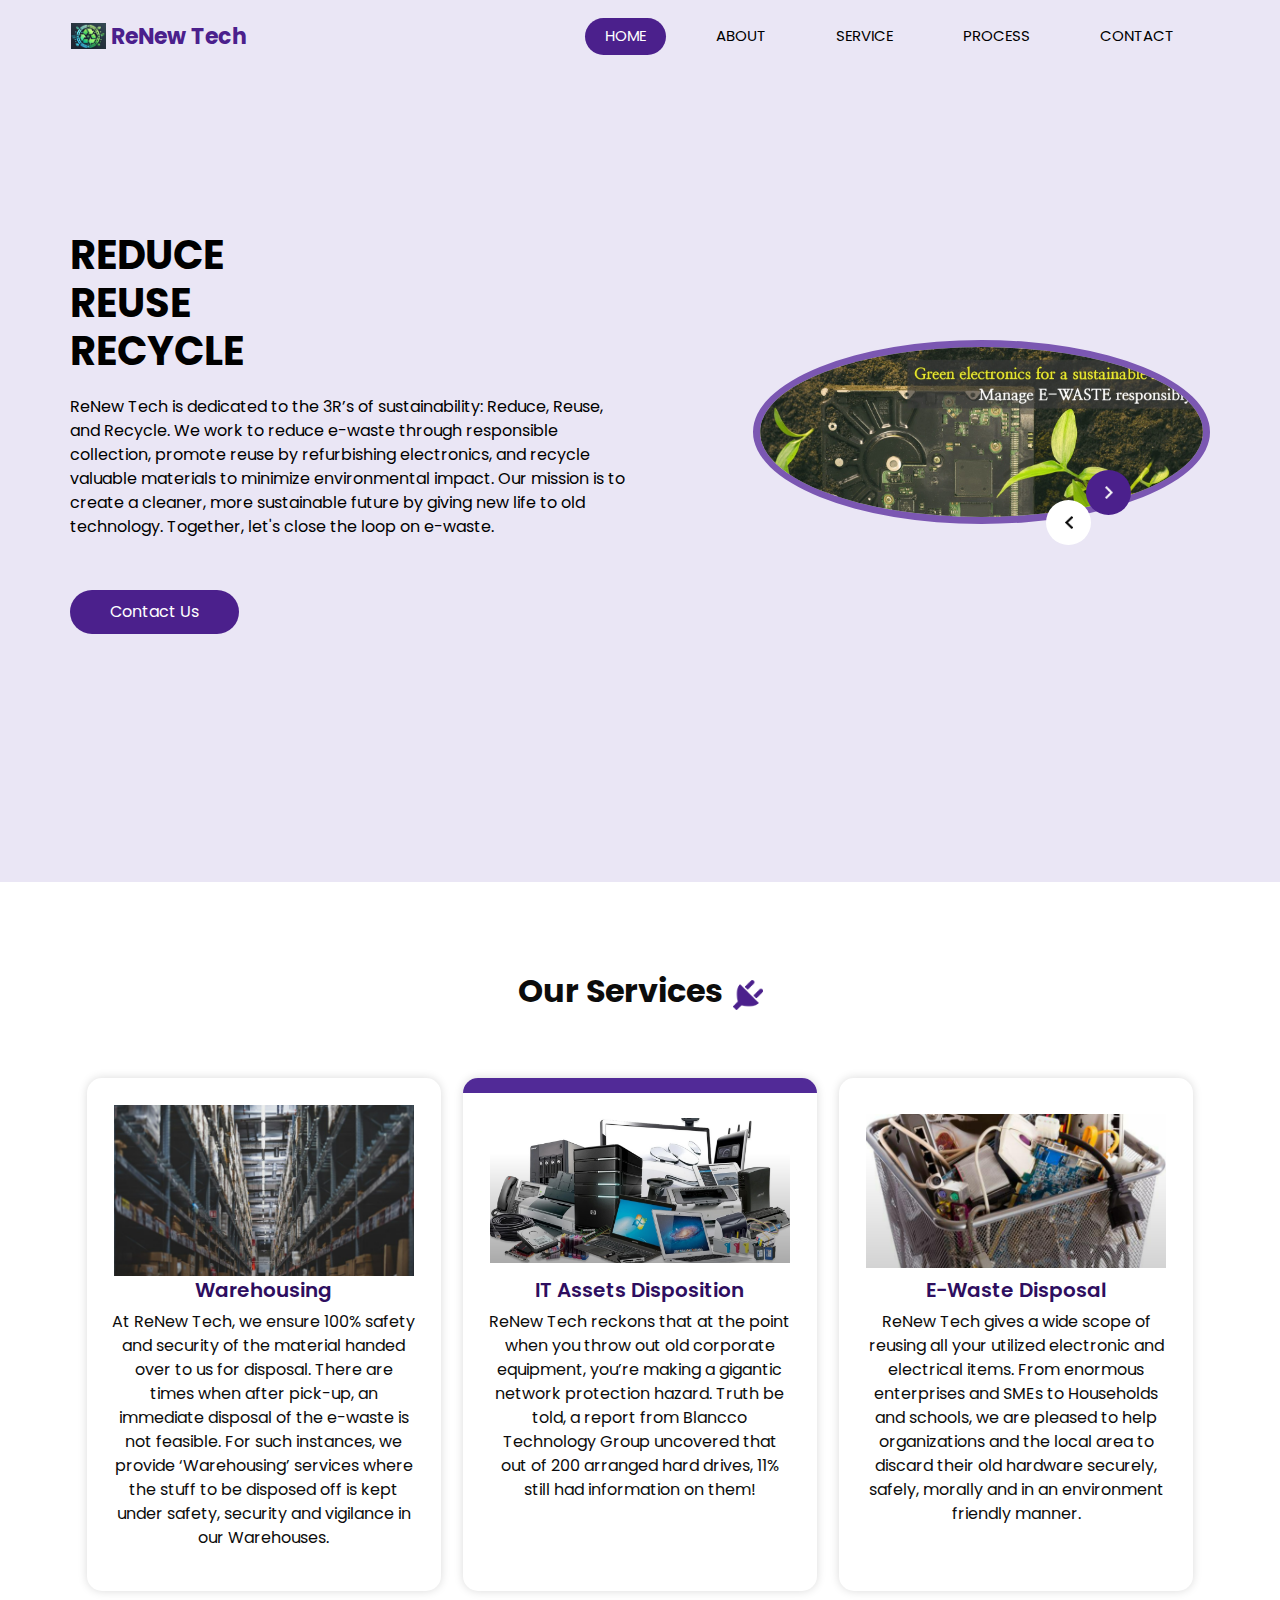
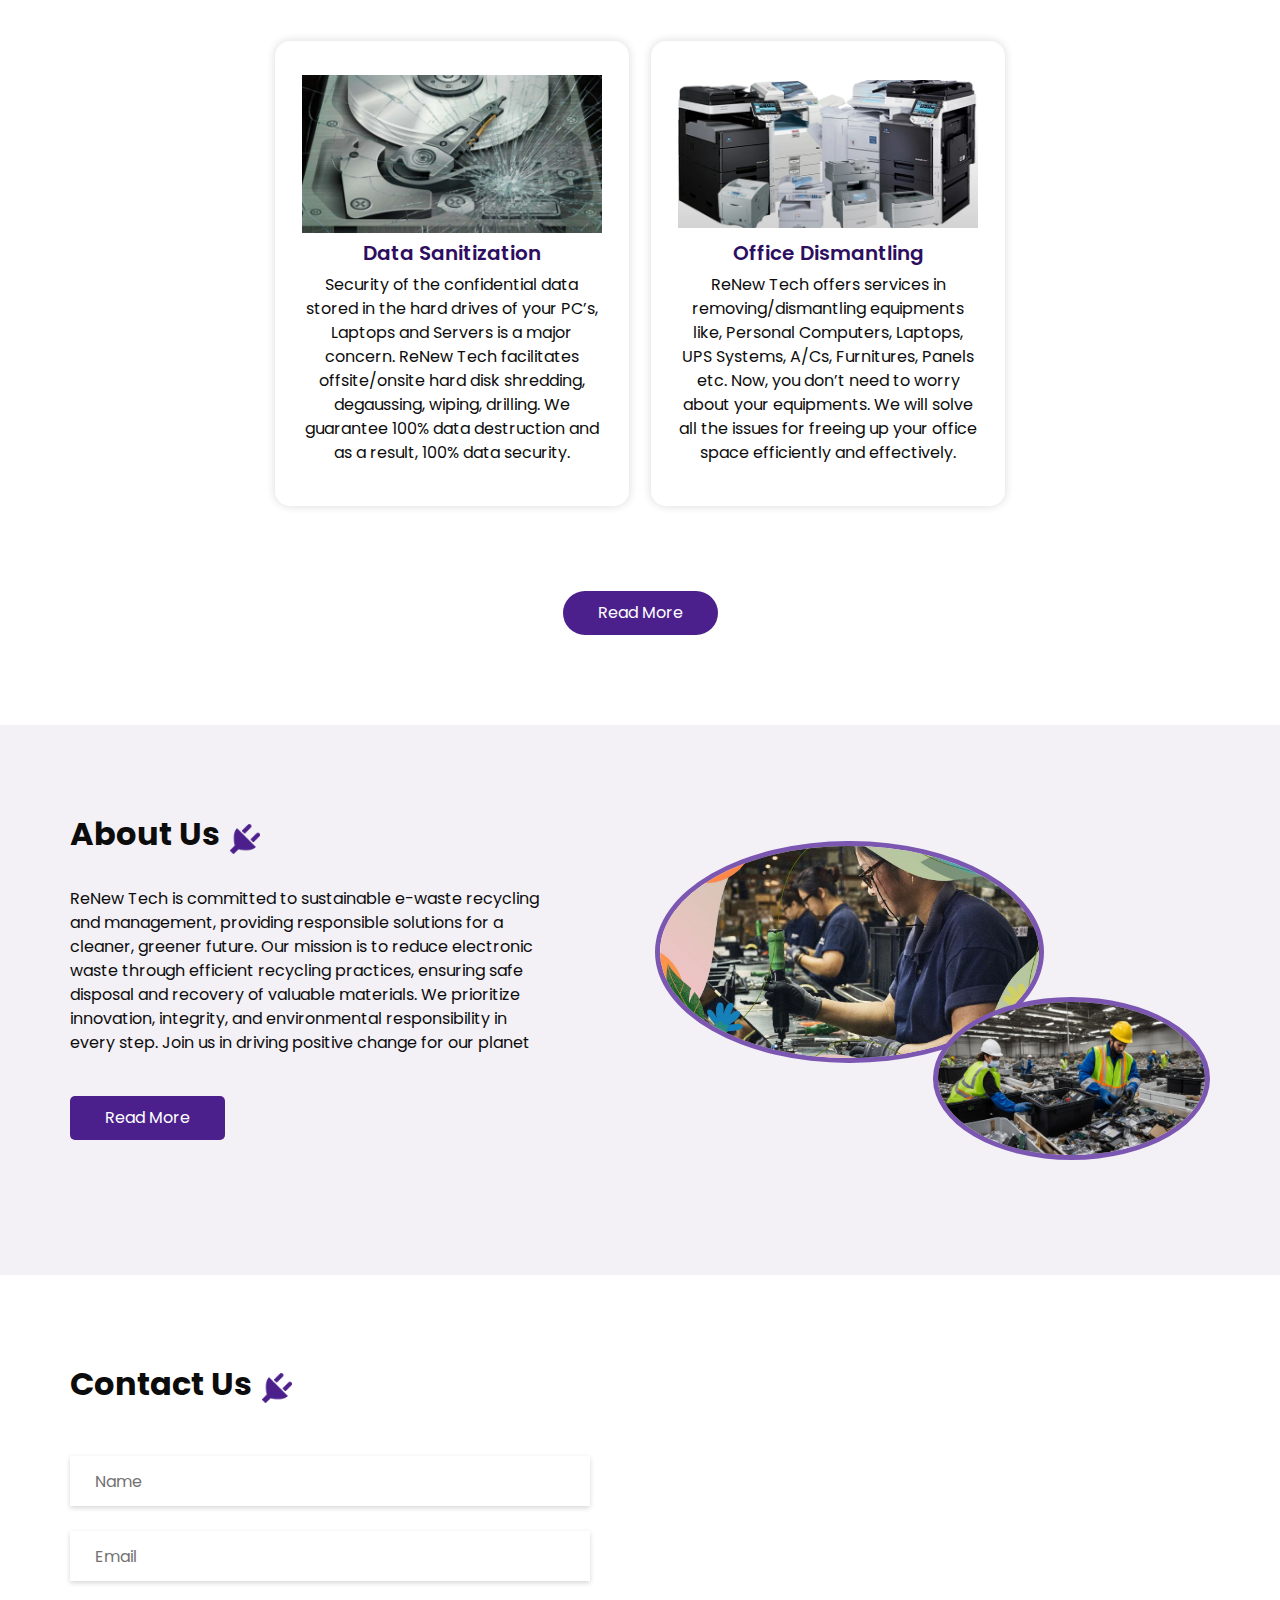
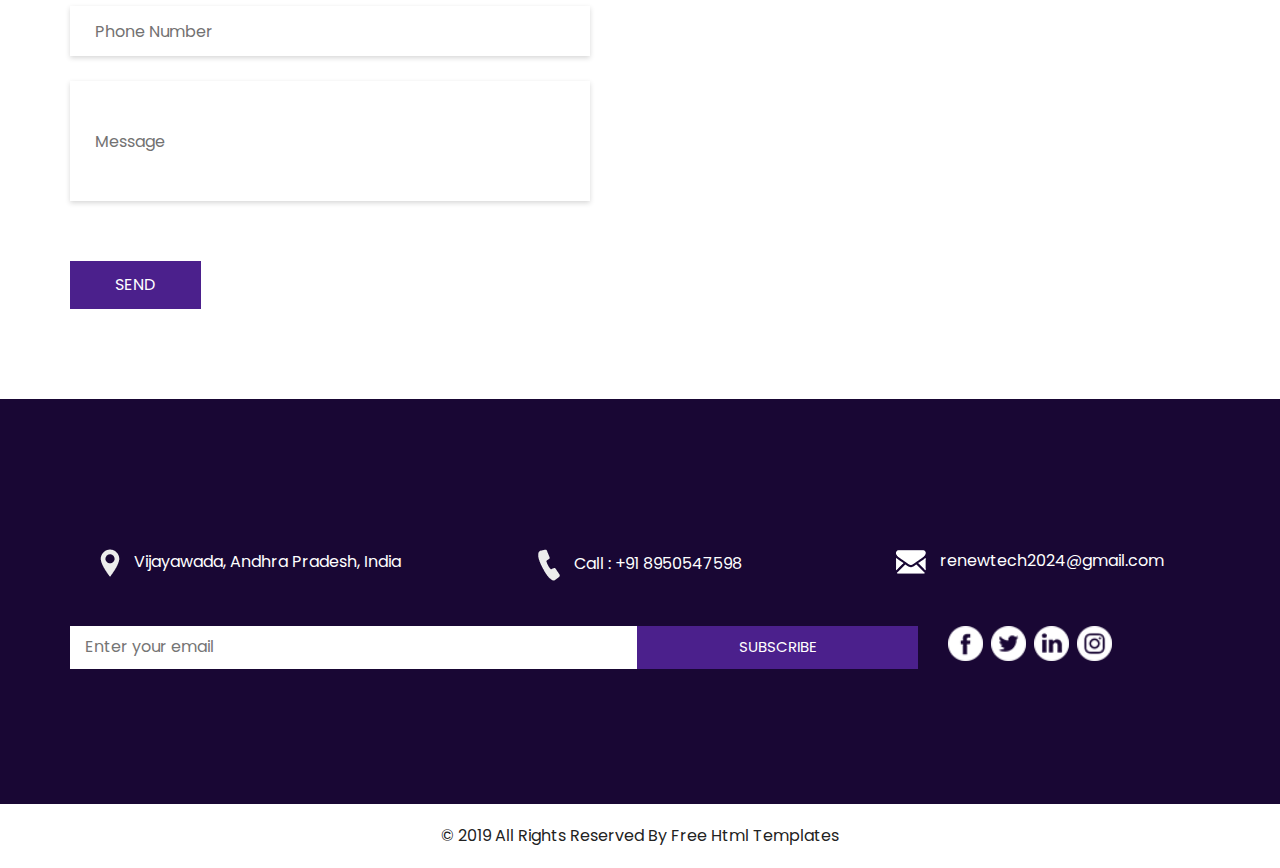
<file: index.html>
<!DOCTYPE html>
<html>

<head>
  <!-- Basic -->
  <meta charset="utf-8" />
  <meta http-equiv="X-UA-Compatible" content="IE=edge" />
  <!-- Mobile Metas -->
  <meta name="viewport" content="width=device-width, initial-scale=1, shrink-to-fit=no" />
  <!-- Site Metas -->
  <meta name="keywords" content="" />
  <meta name="description" content="" />
  <meta name="author" content="" />

  <title>ReNew Tech</title>

  <!-- slider stylesheet -->
  <link rel="stylesheet" type="text/css" href="https://cdnjs.cloudflare.com/ajax/libs/OwlCarousel2/2.1.3/assets/owl.carousel.min.css" />

  <!-- bootstrap core css -->
  <link rel="stylesheet" type="text/css" href="css/bootstrap.css" />

  <!-- fonts style -->
  <link href="https://fonts.googleapis.com/css?family=Poppins:400,600,700&display=swap" rel="stylesheet">
  <!-- Custom styles for this template -->
  <link href="css/style.css" rel="stylesheet" />
  <!-- responsive style -->
  <link href="css/responsive.css" rel="stylesheet" />
</head>

<body>

  <div class="hero_area">
    <!-- header section strats -->
    <header class="header_section">
      <div class="container">
        <nav class="navbar navbar-expand-lg custom_nav-container ">
          <a class="navbar-brand" href="index.html">
            <img src="images/logo1.jpg" alt="">
            <span>
              ReNew Tech
            </span>
          </a>
          <button class="navbar-toggler" type="button" data-toggle="collapse" data-target="#navbarSupportedContent" aria-controls="navbarSupportedContent" aria-expanded="false" aria-label="Toggle navigation">
            <span class="s-1"> </span>
            <span class="s-2"> </span>
            <span class="s-3"> </span>
          </button>

          <div class="collapse navbar-collapse" id="navbarSupportedContent">
            <div class="d-flex ml-auto flex-column flex-lg-row align-items-center">
              <ul class="navbar-nav  ">
                <li class="nav-item active">
                  <a class="nav-link" href="index.html">Home <span class="sr-only">(current)</span></a>
                </li>
                <li class="nav-item">
                  <a class="nav-link" href="about.html"> About</a>
                </li>
                <li class="nav-item">
                  <a class="nav-link" href="service.html"> Service </a>
                </li>
                <li class="nav-item">
                  <a class="nav-link" href="blog.html"> Process </a>
                </li>
                <li class="nav-item">
                  <a class="nav-link" href="contact.html">Contact </a>
                </li>
              </ul>
            </div>
          </div>
        </nav>
      </div>
    </header>
    <!-- end header section -->
    <!-- slider section -->
    <section class=" slider_section ">
      <div class="container">
        <div class="row">
          <div class="col-md-6 ">
            <div class="detail_box">
              <h1>
                Reduce <br>
                Reuse <br>
                Recycle
              </h1>
              <p>
                ReNew Tech is dedicated to the 3R’s of sustainability: Reduce, Reuse, and Recycle. We work to reduce e-waste through responsible collection, promote reuse by refurbishing electronics, and recycle valuable materials to minimize environmental impact. Our mission is to create a cleaner, more sustainable future by giving new life to old technology. Together, let's close the loop on e-waste.
              </p>
              <a href="" class="">
                Contact Us
            </div>
          </div>
          <div class="col-lg-5 col-md-6 offset-lg-1">
            <div class="img_content">
              <div class="img_container">
                <div id="carouselExampleControls" class="carousel slide" data-ride="carousel">
                  <div class="carousel-inner">
                    <div class="carousel-item active">
                      <div class="img-box">
                        <img src="images/IMG-20241105-WA0012.jpg" alt="">
                      </div>
                    </div>
                    <div class="carousel-item">
                      <div class="img-box">
                        <img src="images/IMG-20241105-WA0013.jpg" alt="">
                      </div>
                    </div>
                    <div class="carousel-item">
                      <div class="img-box">
                        <img src="images/WhatsApp Image 2024-11-05 at 18.31.28_dd74b86f.jpg" alt="">
                      </div>
                    </div>
                  </div>
                </div>
              </div>
              <a class="carousel-control-prev" href="#carouselExampleControls" role="button" data-slide="prev">
                <span class="sr-only">Previous</span>
              </a>
              <a class="carousel-control-next" href="#carouselExampleControls" role="button" data-slide="next">
                <span class="sr-only">Next</span>
              </a>
            </div>

          </div>
        </div>
      </div>
    </section>
    <!-- end slider section -->
  </div>


  <!-- service section -->
  <section class="service_section layout_padding">
    <div class="container">
      <div class="heading_container">
        <h2>
          Our Services
        </h2>
        <img src="images/plug.png" alt="">
      </div>

      <div class="service_container">
        <div class="box">
          <div class="img-box">
            <img src="images/IMG-20241105-WA0022.jpg" class="img1" alt="">
          </div>
          <div class="detail-box">
            <h5>
              Warehousing
            </h5>
            <p>
              At ReNew Tech, we ensure 100% safety and security of the material handed over to us for disposal.  There are times when after pick-up, an immediate disposal of the e-waste is not feasible.  For such instances, we provide ‘Warehousing’ services where the stuff to be disposed off is kept under safety, security and vigilance in our Warehouses.
            </p>
          </div>
        </div>
        <div class="box active">
          <div class="img-box">
            <img src="images/IMG-20241105-WA0023.jpg" class="img1" alt="">
          </div>
          <div class="detail-box">
            <h5>
              IT Assets Disposition
            </h5>
            <p>
              ReNew Tech reckons that at the point when you throw out old corporate equipment, you’re making a gigantic network protection hazard.  Truth be told, a report from Blancco Technology Group uncovered that out of 200 arranged hard drives, 11% still had information on them!
            </p>
          </div>
        </div>
        <div class="box">
          <div class="img-box">
            <img src="images/IMG-20241105-WA0024.jpg" class="img1" alt="">
          </div>
          <div class="detail-box">
            <h5>
              E-Waste Disposal
            </h5>
            <p>
              ReNew Tech gives a wide scope of reusing  all your utilized electronic and electrical items. From enormous enterprises and SMEs to Households and schools, we are pleased to help organizations and the local area to discard their old hardware securely, safely, morally and in an environment friendly manner.
            </p>
          </div>
        </div>
        <div class="box ">
          <div class="img-box">
            <img src="images/IMG-20241105-WA0021.jpg" class="img1" alt="">
          </div>
          <div class="detail-box">
            <h5>
              Data Sanitization
            </h5>
            <p>
              Security of the confidential data stored in the hard drives of your PC’s, Laptops and Servers is a major concern. ReNew Tech facilitates offsite/onsite hard disk shredding, degaussing, wiping, drilling.  We guarantee 100% data destruction and as a result, 100% data security.
            </p>
          </div>
        </div>
        <div class="box">
          <div class="img-box">
            <img src="images/WhatsApp Image 2024-11-05 at 18.44.21_116e1ec7.jpg" class="img1" alt="">
          </div>
          <div class="detail-box">
            <h5>
              Office Dismantling
            </h5>
            <p>
              ReNew Tech offers services in removing/dismantling equipments like, Personal Computers, Laptops, UPS Systems, A/Cs, Furnitures, Panels etc. Now, you don’t need to worry about your equipments. We will solve all the issues for freeing up your office space efficiently and effectively.
            </p>
          </div>
        </div>
      </div>
      <div class="btn-box">
        <a href="">
          Read More
        </a>
      </div>
    </div>
  </section>
  <!-- end service section -->

  <!-- about section -->
  <section class="about_section layout_padding">
    <div class="container">
      <div class="row">
        <div class="col-md-6">
          <div class="detail-box">
            <div class="heading_container">
              <h2>
                About Us
              </h2>
              <img src="images/plug.png" alt="">
            </div>
            <p>
              ReNew Tech is committed to sustainable e-waste recycling and management, providing responsible solutions for a cleaner, greener future. Our mission is to reduce electronic waste through efficient recycling practices, ensuring safe disposal and recovery of valuable materials. We prioritize innovation, integrity, and environmental responsibility in every step. Join us in driving positive change for our planet
            </p>
            <a href="">
              Read More
            </a>
          </div>
        </div>
        <div class="col-md-6">
          <div class="img_container">
            <div class="img-box b1">
              <img src="images/IMG-20241105-WA0011.jpg" alt="" />
            </div>
            <div class="img-box b2">
              <img src="images/IMG-20241105-WA0010.jpg" alt="" />
            </div>
          </div>

        </div>

      </div>
    </div>
  </section>


  <!-- end about section -->



  <!-- contact section -->

  <section class="contact_section layout_padding">
    <div class="container ">
      <div class="heading_container">
        <h2>
          Contact Us
        </h2>
        <img src="images/plug.png" alt="">
      </div>
    </div>
    <div class="container">
      <div class="row">
        <div class="col-md-6">
          <form action="">
            <div>
              <input type="text" placeholder="Name" />
            </div>
            <div>
              <input type="email" placeholder="Email" />
            </div>
            <div>
              <input type="text" placeholder="Phone Number" />
            </div>
            <div>
              <input type="text" class="message-box" placeholder="Message" />
            </div>
            <div class="d-flex ">
              <button>
                SEND
              </button>
            </div>
          </form>
        </div>
        <div class="col-md-6">
          <div class="map_container">
            <div class="map-responsive">
              <iframe src="https://www.google.com/maps/embed?pb=!1m18!1m12!1m3!1d6027.537341840765!2d80.49590522104593!3d16.4976711929802!2m3!1f0!2f0!3f0!3m2!1i1024!2i768!4f13.1!3m3!1m2!1s0x3a35f27d40f21c55%3A0x1490eacd54859850!2sVIT-AP%20University!5e0!3m2!1sen!2sin!4v1730817214897!5m2!1sen!2sin" width="600" height="450" style="border:0;" allowfullscreen="" loading="lazy" referrerpolicy="no-referrer-when-downgrade"></iframe>            </div>
          </div>
        </div>
      </div>
    </div>
  </section>

  <!-- end contact section -->


  <!-- info section -->

  <section class="info_section layout_padding">
    <div class="container">
      <div class="info_contact">
        <div class="row">
          <div class="col-md-4">
            <a href="">
              <img src="images/location-white.png" alt="">
              <span>
                Vijayawada, Andhra Pradesh, India
              </span>
            </a>
          </div>
          <div class="col-md-4">
            <a href="">
              <img src="images/telephone-white.png" alt="">
              <span>
                Call : +91 8950547598
              </span>
            </a>
          </div>
          <div class="col-md-4">
            <a href="">
              <img src="images/envelope-white.png" alt="">
              <span>
                renewtech2024@gmail.com
              </span>
            </a>
          </div>
        </div>
      </div>
      <div class="row">
        <div class="col-md-8 col-lg-9">
          <div class="info_form">
            <form action="">
              <input type="text" placeholder="Enter your email">
              <button>
                subscribe
              </button>
            </form>
          </div>
        </div>
        <div class="col-md-4 col-lg-3">
          <div class="info_social">
            <div>
              <a href="">
                <img src="images/fb.png" alt="">
              </a>
            </div>
            <div>
              <a href="">
                <img src="images/twitter.png" alt="">
              </a>
            </div>
            <div>
              <a href="">
                <img src="images/linkedin.png" alt="">
              </a>
            </div>
            <div>
              <a href="">
                <img src="images/instagram.png" alt="">
              </a>
            </div>
          </div>
        </div>
      </div>

    </div>
  </section>

  <!-- end info section -->

  <!-- footer section -->
  <footer class="container-fluid footer_section">
    <div class="container">
      <div class="row">
        <div class="col-lg-7 col-md-9 mx-auto">
          <p>
            &copy; 2019 All Rights Reserved By
            <a href="https://html.design/">Free Html Templates</a>
          </p>
        </div>
      </div>
    </div>
  </footer>
  <!-- footer section -->


  <script src="js/jquery-3.4.1.min.js"></script>
  <script src="js/bootstrap.js"></script>

</body>

</html>
</file>
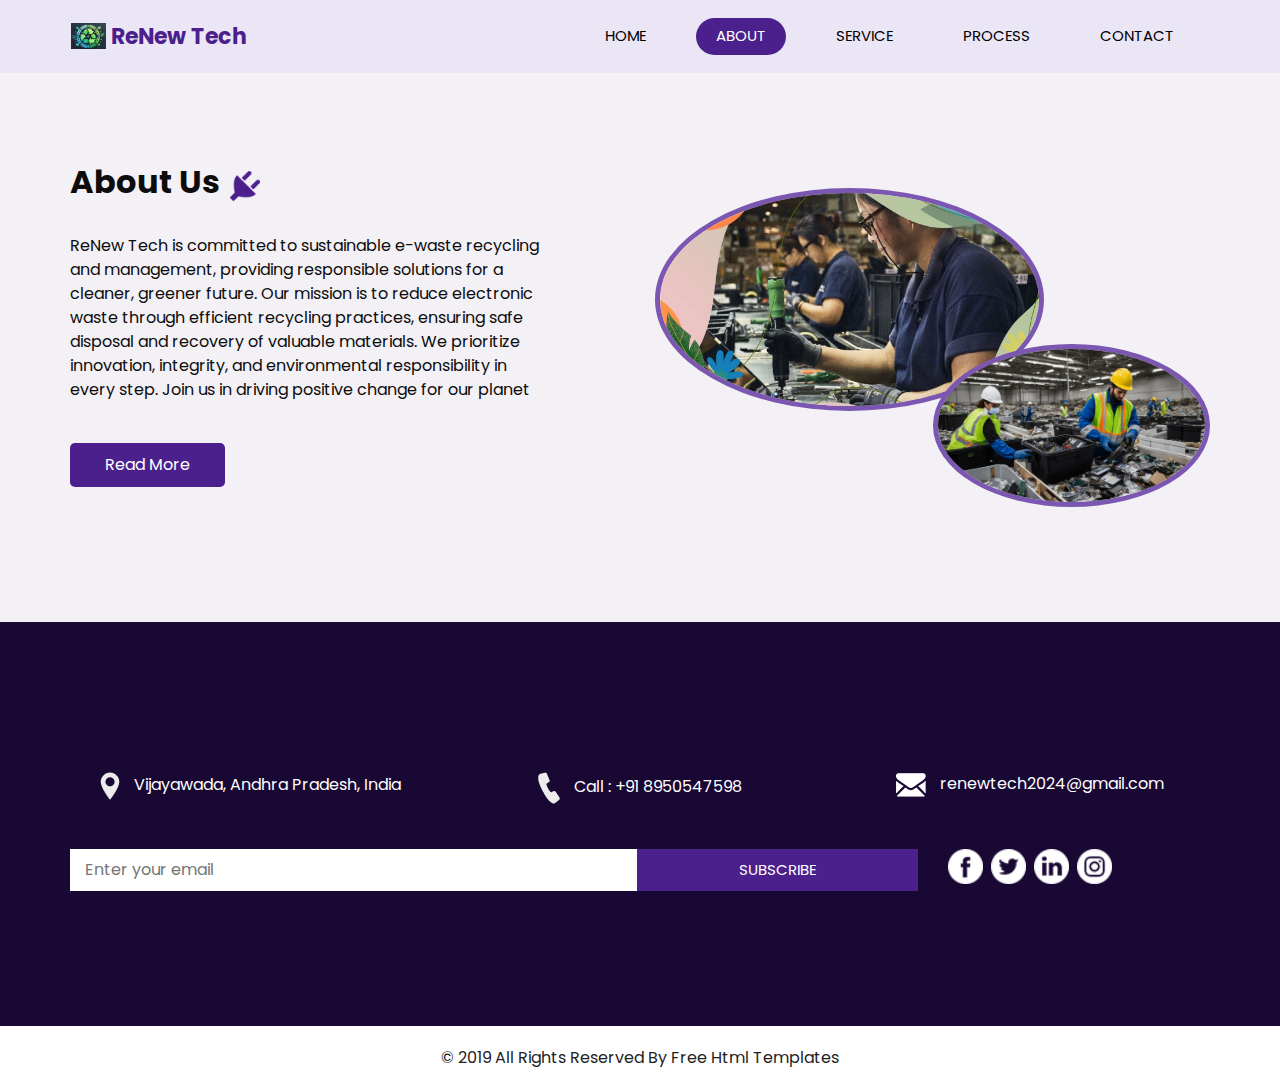
<file: about.html>
<!DOCTYPE html>
<html>

<head>
  <!-- Basic -->
  <meta charset="utf-8" />
  <meta http-equiv="X-UA-Compatible" content="IE=edge" />
  <!-- Mobile Metas -->
  <meta name="viewport" content="width=device-width, initial-scale=1, shrink-to-fit=no" />
  <!-- Site Metas -->
  <meta name="keywords" content="" />
  <meta name="description" content="" />
  <meta name="author" content="" />

  <title>ReNew Tech</title>

  <!-- slider stylesheet -->
  <link rel="stylesheet" type="text/css" href="https://cdnjs.cloudflare.com/ajax/libs/OwlCarousel2/2.1.3/assets/owl.carousel.min.css" />

  <!-- bootstrap core css -->
  <link rel="stylesheet" type="text/css" href="css/bootstrap.css" />

  <!-- fonts style -->
  <link href="https://fonts.googleapis.com/css?family=Poppins:400,600,700&display=swap" rel="stylesheet">
  <!-- Custom styles for this template -->
  <link href="css/style.css" rel="stylesheet" />
  <!-- responsive style -->
  <link href="css/responsive.css" rel="stylesheet" />
</head>

<body class="sub_page">

  <div class="hero_area">
    <!-- header section strats -->
    <header class="header_section">
      <div class="container">
        <nav class="navbar navbar-expand-lg custom_nav-container ">
          <a class="navbar-brand" href="index.html">
            <img src="images/logo1.jpg" alt="">
            <span>
              ReNew Tech
            </span>
          </a>
          <button class="navbar-toggler" type="button" data-toggle="collapse" data-target="#navbarSupportedContent" aria-controls="navbarSupportedContent" aria-expanded="false" aria-label="Toggle navigation">
            <span class="s-1"> </span>
            <span class="s-2"> </span>
            <span class="s-3"> </span>
          </button>

          <div class="collapse navbar-collapse" id="navbarSupportedContent">
            <div class="d-flex ml-auto flex-column flex-lg-row align-items-center">
              <ul class="navbar-nav  ">
                <li class="nav-item ">
                  <a class="nav-link" href="index.html">Home <span class="sr-only">(current)</span></a>
                </li>
                <li class="nav-item active">
                  <a class="nav-link" href="about.html"> About</a>
                </li>
                <li class="nav-item">
                  <a class="nav-link" href="service.html"> Service </a>
                </li>
                <li class="nav-item">
                  <a class="nav-link" href="blog.html"> Process </a>
                </li>
                <li class="nav-item">
                  <a class="nav-link" href="contact.html">Contact </a>
                </li>
              </ul>
            </div>
          </div>
        </nav>
      </div>
    </header>
    <!-- end header section -->
  </div>



  <!-- about section -->
  <section class="about_section layout_padding">
    <div class="container">
      <div class="row">
        <div class="col-md-6">
          <div class="detail-box">
            <div class="heading_container">
              <h2>
                About Us
              </h2>
              <img src="images/plug.png" alt="">
            </div>
            <p>
              ReNew Tech is committed to sustainable e-waste recycling and management, providing responsible solutions for a cleaner, greener future. Our mission is to reduce electronic waste through efficient recycling practices, ensuring safe disposal and recovery of valuable materials. We prioritize innovation, integrity, and environmental responsibility in every step. Join us in driving positive change for our planet
            </p>
            <a href="">
              Read More
            </a>
          </div>
        </div>
        <div class="col-md-6">
          <div class="img_container">
            <div class="img-box b1">
              <img src="images/IMG-20241105-WA0011.jpg" alt="" />
            </div>
            <div class="img-box b2">
              <img src="images/IMG-20241105-WA0010.jpg" alt="" />
            </div>
          </div>

        </div>

      </div>
    </div>
  </section>

  <!-- end about section -->

  <!-- info section -->

  <section class="info_section layout_padding">
    <div class="container">
      <div class="info_contact">
        <div class="row">
          <div class="col-md-4">
            <a href="">
              <img src="images/location-white.png" alt="">
              <span>
                Vijayawada, Andhra Pradesh, India
              </span>
            </a>
          </div>
          <div class="col-md-4">
            <a href="">
              <img src="images/telephone-white.png" alt="">
              <span>
                Call : +91 8950547598
              </span>
            </a>
          </div>
          <div class="col-md-4">
            <a href="">
              <img src="images/envelope-white.png" alt="">
              <span>
                renewtech2024@gmail.com
              </span>
            </a>
          </div>
        </div>
      </div>
      <div class="row">
        <div class="col-md-8 col-lg-9">
          <div class="info_form">
            <form action="">
              <input type="text" placeholder="Enter your email">
              <button>
                subscribe
              </button>
            </form>
          </div>
        </div>
        <div class="col-md-4 col-lg-3">
          <div class="info_social">
            <div>
              <a href="">
                <img src="images/fb.png" alt="">
              </a>
            </div>
            <div>
              <a href="">
                <img src="images/twitter.png" alt="">
              </a>
            </div>
            <div>
              <a href="">
                <img src="images/linkedin.png" alt="">
              </a>
            </div>
            <div>
              <a href="">
                <img src="images/instagram.png" alt="">
              </a>
            </div>
          </div>
        </div>
      </div>

    </div>
  </section>

  <!-- end info section -->

  <!-- footer section -->
  <footer class="container-fluid footer_section">
    <div class="container">
      <div class="row">
        <div class="col-lg-7 col-md-9 mx-auto">
          <p>
            &copy; 2019 All Rights Reserved By
            <a href="https://html.design/">Free Html Templates</a>
          </p>
        </div>
      </div>
    </div>
  </footer>
  <!-- footer section -->


  <script src="js/jquery-3.4.1.min.js"></script>
  <script src="js/bootstrap.js"></script>

</body>

</html>
</file>
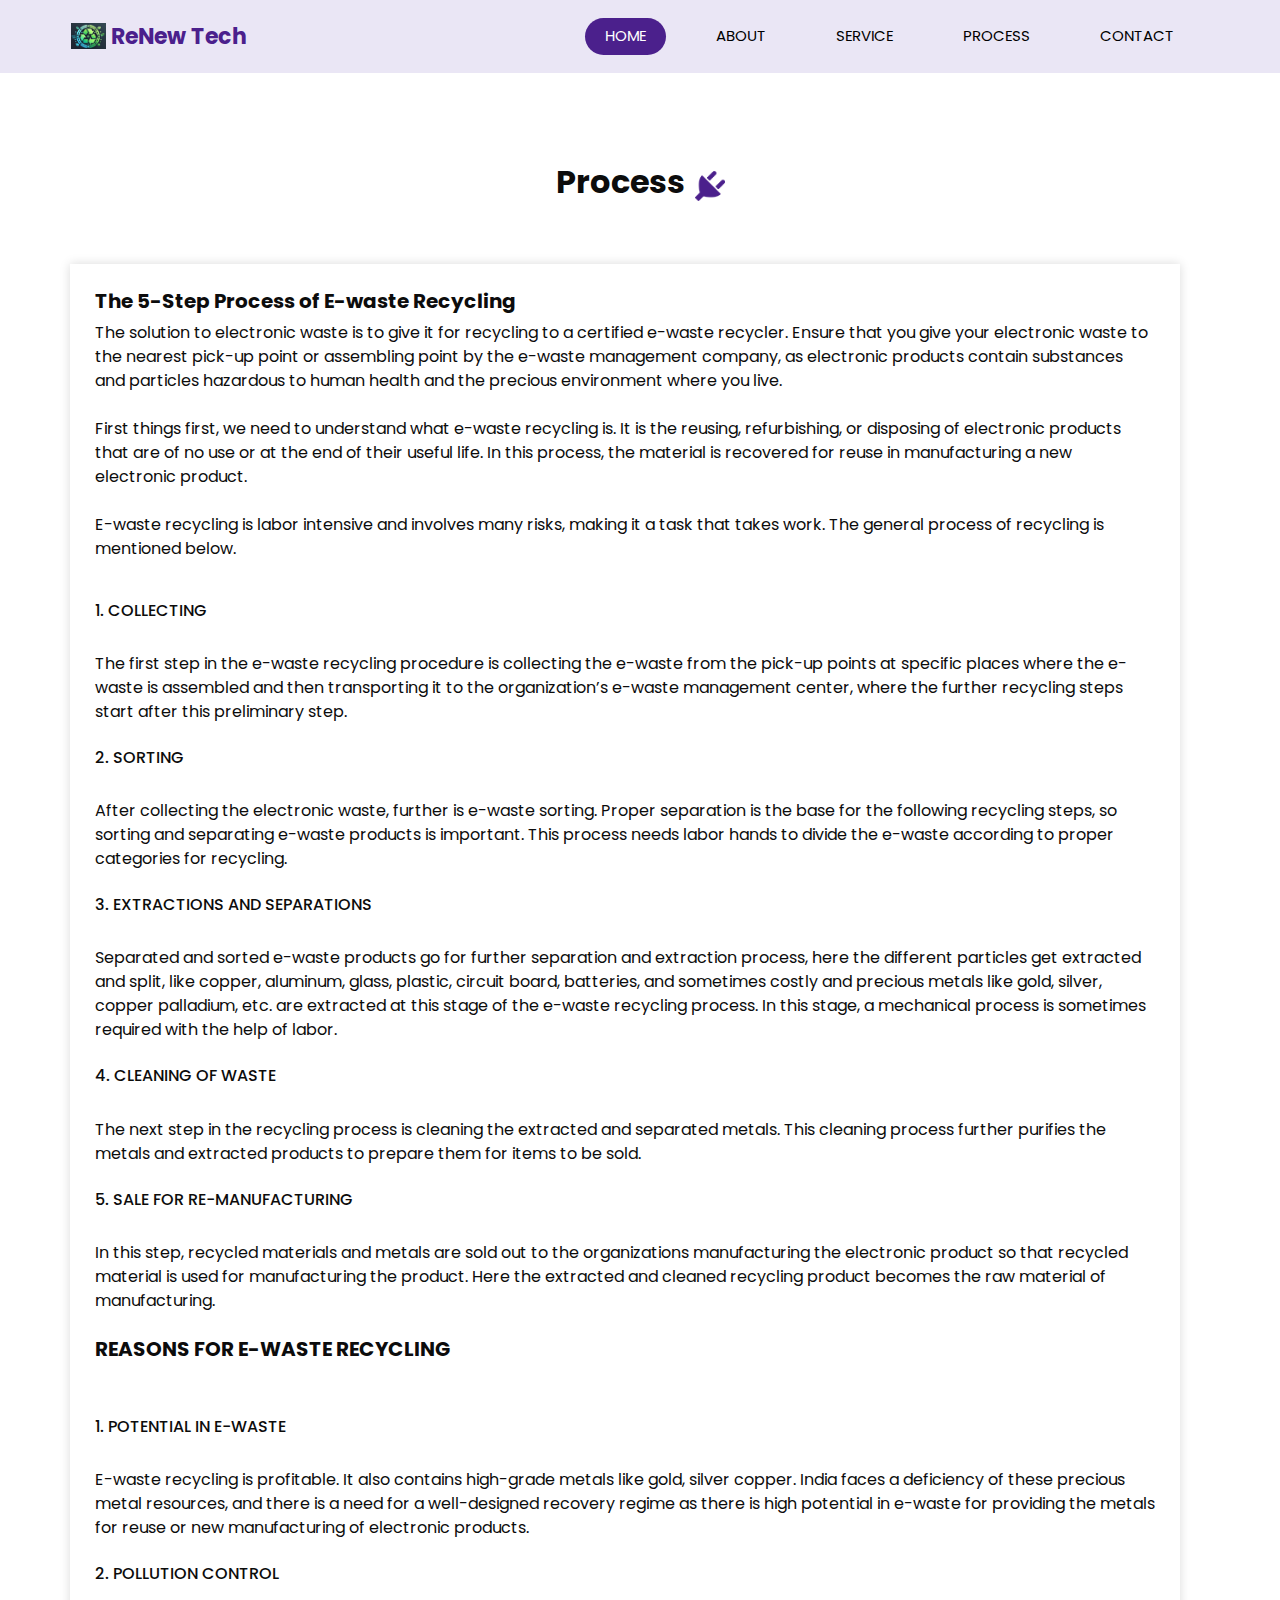
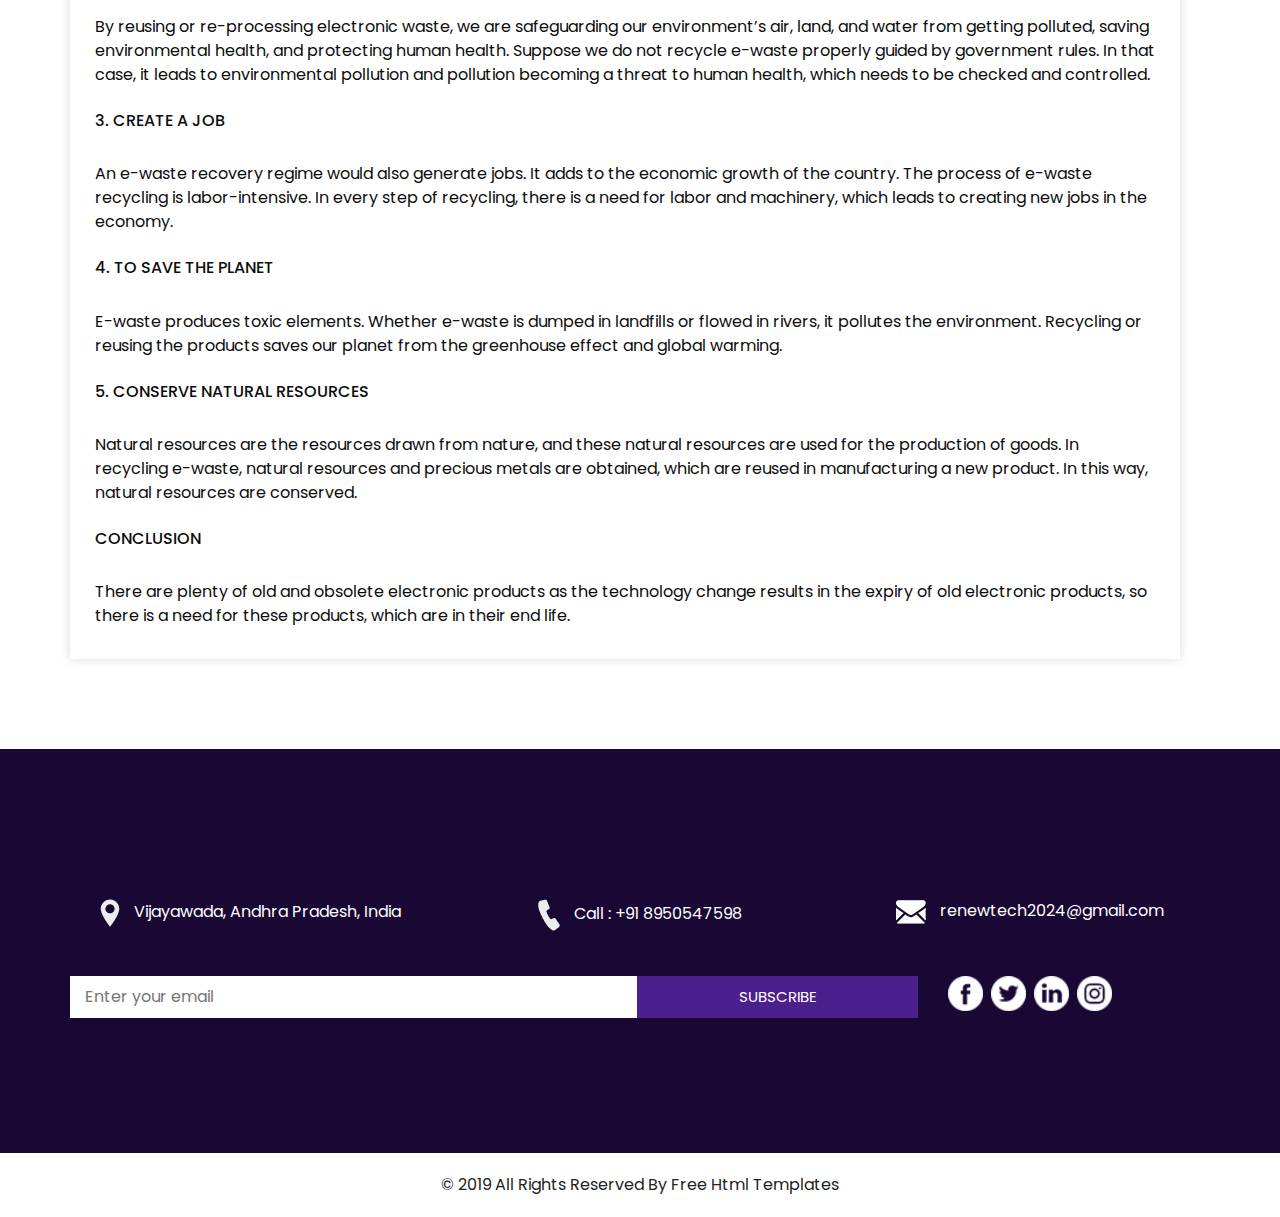
<file: blog.html>
<!DOCTYPE html>
<html>

<head>
  <!-- Basic -->
  <meta charset="utf-8" />
  <meta http-equiv="X-UA-Compatible" content="IE=edge" />
  <!-- Mobile Metas -->
  <meta name="viewport" content="width=device-width, initial-scale=1, shrink-to-fit=no" />
  <!-- Site Metas -->
  <meta name="keywords" content="" />
  <meta name="description" content="" />
  <meta name="author" content="" />

  <title>ReNew Tech</title>

  <!-- slider stylesheet -->
  <link rel="stylesheet" type="text/css" href="https://cdnjs.cloudflare.com/ajax/libs/OwlCarousel2/2.1.3/assets/owl.carousel.min.css" />

  <!-- bootstrap core css -->
  <link rel="stylesheet" type="text/css" href="css/bootstrap.css" />

  <!-- fonts style -->
  <link href="https://fonts.googleapis.com/css?family=Poppins:400,600,700&display=swap" rel="stylesheet">
  <!-- Custom styles for this template -->
  <link href="css/style.css" rel="stylesheet" />
  <!-- responsive style -->
  <link href="css/responsive.css" rel="stylesheet" />
</head>

<body class="sub_page">

  <div class="hero_area">
    <!-- header section strats -->
    <header class="header_section">
      <div class="container">
        <nav class="navbar navbar-expand-lg custom_nav-container ">
          <a class="navbar-brand" href="index.html">
            <img src="images/logo1.jpg" alt="">
            <span>
              ReNew Tech
            </span>
          </a>
          <button class="navbar-toggler" type="button" data-toggle="collapse" data-target="#navbarSupportedContent" aria-controls="navbarSupportedContent" aria-expanded="false" aria-label="Toggle navigation">
            <span class="s-1"> </span>
            <span class="s-2"> </span>
            <span class="s-3"> </span>
          </button>

          <div class="collapse navbar-collapse" id="navbarSupportedContent">
            <div class="d-flex ml-auto flex-column flex-lg-row align-items-center">
              <ul class="navbar-nav  ">
                <li class="nav-item active">
                  <a class="nav-link" href="index.html">Home <span class="sr-only">(current)</span></a>
                </li>
                <li class="nav-item">
                  <a class="nav-link" href="about.html"> About</a>
                </li>
                <li class="nav-item">
                  <a class="nav-link" href="service.html"> Service </a>
                </li>
                <li class="nav-item">
                  <a class="nav-link" href="blog.html"> Process </a>
                </li>
                <li class="nav-item">
                  <a class="nav-link" href="contact.html">Contact </a>
                </li>
              </ul>
            </div>
          </div>
        </nav>
      </div>
    </header>
    <!-- end header section -->
  </div>




  <!-- blog section -->

  <section class="blog_section layout_padding">
    <div class="container">
      <div class="heading_container">
        <h2>
          Process
        </h2>
        <img src="images/plug.png" alt="">
      </div>
      <div class="row">
        <div class="col-md-6">
          <div class="box">
            
            <div class="detail-box">
              <h5>
                The 5-Step Process of E-waste Recycling
              </h5>
              <p>
                The solution to electronic waste is to give it for recycling to a certified e-waste recycler. Ensure that you give your electronic waste to the nearest pick-up point or assembling point by the e-waste management company, as electronic products contain substances and particles hazardous to human health and the precious environment where you live. <br><br>

                First things first, we need to understand what e-waste recycling is. It is the reusing, refurbishing, or disposing of electronic products that are of no use or at the end of their useful life. In this process, the material is recovered for reuse in manufacturing a new electronic product. <br><br>
                
                E-waste recycling is labor intensive and involves many risks, making it a task that takes work. The general process of recycling is mentioned below. <br><br>
                
                <h6>1. COLLECTING </h6><br>
                The first step in the e-waste recycling procedure is collecting the e-waste from the pick-up points at specific places where the e-waste is assembled and then transporting it to the organization’s e-waste management center, where the further recycling steps start after this preliminary step. <br><br>
                
                <h6>2. SORTING </h6><br>
                After collecting the electronic waste, further is e-waste sorting. Proper separation is the base for the following recycling steps, so sorting and separating e-waste products is important. This process needs labor hands to divide the e-waste according to proper categories for recycling.<br><br>
                
                <h6>3. EXTRACTIONS AND SEPARATIONS</h6><br>
                Separated and sorted e-waste products go for further separation and extraction process, here the different particles get extracted and split, like copper, aluminum, glass, plastic, circuit board, batteries, and sometimes costly and precious metals like gold, silver, copper palladium, etc. are extracted at this stage of the e-waste recycling process. In this stage, a mechanical process is sometimes required with the help of labor. <br><br>
                
                <h6>4. CLEANING OF WASTE</h6><br>
                The next step in the recycling process is cleaning the extracted and separated metals. This cleaning process further purifies the metals and extracted products to prepare them for items to be sold. <br><br>
                
                <h6>5. SALE FOR RE-MANUFACTURING</h6><br>
                In this step, recycled materials and metals are sold out to the organizations manufacturing the electronic product so that recycled material is used for manufacturing the product. Here the extracted and cleaned recycling product becomes the raw material of manufacturing. <br><br>
                
                <h5>REASONS FOR E-WASTE RECYCLING</h5> <br><br>
                <h6>1. POTENTIAL IN E-WASTE</h6><br>
                E-waste recycling is profitable. It also contains high-grade metals like gold, silver copper. India faces a deficiency of these precious metal resources, and there is a need for a well-designed recovery regime as there is high potential in e-waste for providing the metals for reuse or new manufacturing of electronic products. <br><br>
                
                <h6>2. POLLUTION CONTROL</h6><br>
                By reusing or re-processing electronic waste, we are safeguarding our environment’s air, land, and water from getting polluted, saving environmental health, and protecting human health. Suppose we do not recycle e-waste properly guided by government rules. In that case, it leads to environmental pollution and pollution becoming a threat to human health, which needs to be checked and controlled.<br><br>
                
                <h6>3. CREATE A JOB</h6><br>
                An e-waste recovery regime would also generate jobs. It adds to the economic growth of the country. The process of e-waste recycling is labor-intensive. In every step of recycling, there is a need for labor and machinery, which leads to creating new jobs in the economy.<br><br>
                
                <h6>4. TO SAVE THE PLANET</h6><br>
                E-waste produces toxic elements. Whether e-waste is dumped in landfills or flowed in rivers, it pollutes the environment. Recycling or reusing the products saves our planet from the greenhouse effect and global warming.<br><br>
                
                <h6>5. CONSERVE NATURAL RESOURCES</h6><br>
                Natural resources are the resources drawn from nature, and these natural resources are used for the production of goods. In recycling e-waste, natural resources and precious metals are obtained, which are reused in manufacturing a new product. In this way, natural resources are conserved.<br><br>
                
                <h6 >CONCLUSION</h6><br>
                There are plenty of old and obsolete electronic products as the technology change results in the expiry of old electronic products, so there is a need for these products, which are in their end life.
                              </p>
            </div>
          </div>
        </div>
        
      </div>
    </div>
  </section>

  <!-- end blog section -->






  <!-- info section -->

  <section class="info_section layout_padding">
    <div class="container">
      <div class="info_contact">
        <div class="row">
          <div class="col-md-4">
            <a href="">
              <img src="images/location-white.png" alt="">
              <span>
                Vijayawada, Andhra Pradesh, India
              </span>
            </a>
          </div>
          <div class="col-md-4">
            <a href="">
              <img src="images/telephone-white.png" alt="">
              <span>
                Call : +91 8950547598
              </span>
            </a>
          </div>
          <div class="col-md-4">
            <a href="">
              <img src="images/envelope-white.png" alt="">
              <span>
                renewtech2024@gmail.com
              </span>
            </a>
          </div>
        </div>
      </div>
      <div class="row">
        <div class="col-md-8 col-lg-9">
          <div class="info_form">
            <form action="">
              <input type="text" placeholder="Enter your email">
              <button>
                subscribe
              </button>
            </form>
          </div>
        </div>
        <div class="col-md-4 col-lg-3">
          <div class="info_social">
            <div>
              <a href="">
                <img src="images/fb.png" alt="">
              </a>
            </div>
            <div>
              <a href="">
                <img src="images/twitter.png" alt="">
              </a>
            </div>
            <div>
              <a href="">
                <img src="images/linkedin.png" alt="">
              </a>
            </div>
            <div>
              <a href="">
                <img src="images/instagram.png" alt="">
              </a>
            </div>
          </div>
        </div>
      </div>

    </div>
  </section>

  <!-- end info section -->


  <!-- footer section -->
  <footer class="container-fluid footer_section">
    <div class="container">
      <div class="row">
        <div class="col-lg-7 col-md-9 mx-auto">
          <p>
            &copy; 2019 All Rights Reserved By
            <a href="https://html.design/">Free Html Templates</a>
          </p>
        </div>
      </div>
    </div>
  </footer>
  <!-- footer section -->


  <script src="js/jquery-3.4.1.min.js"></script>
  <script src="js/bootstrap.js"></script>

</body>

</html>
</file>
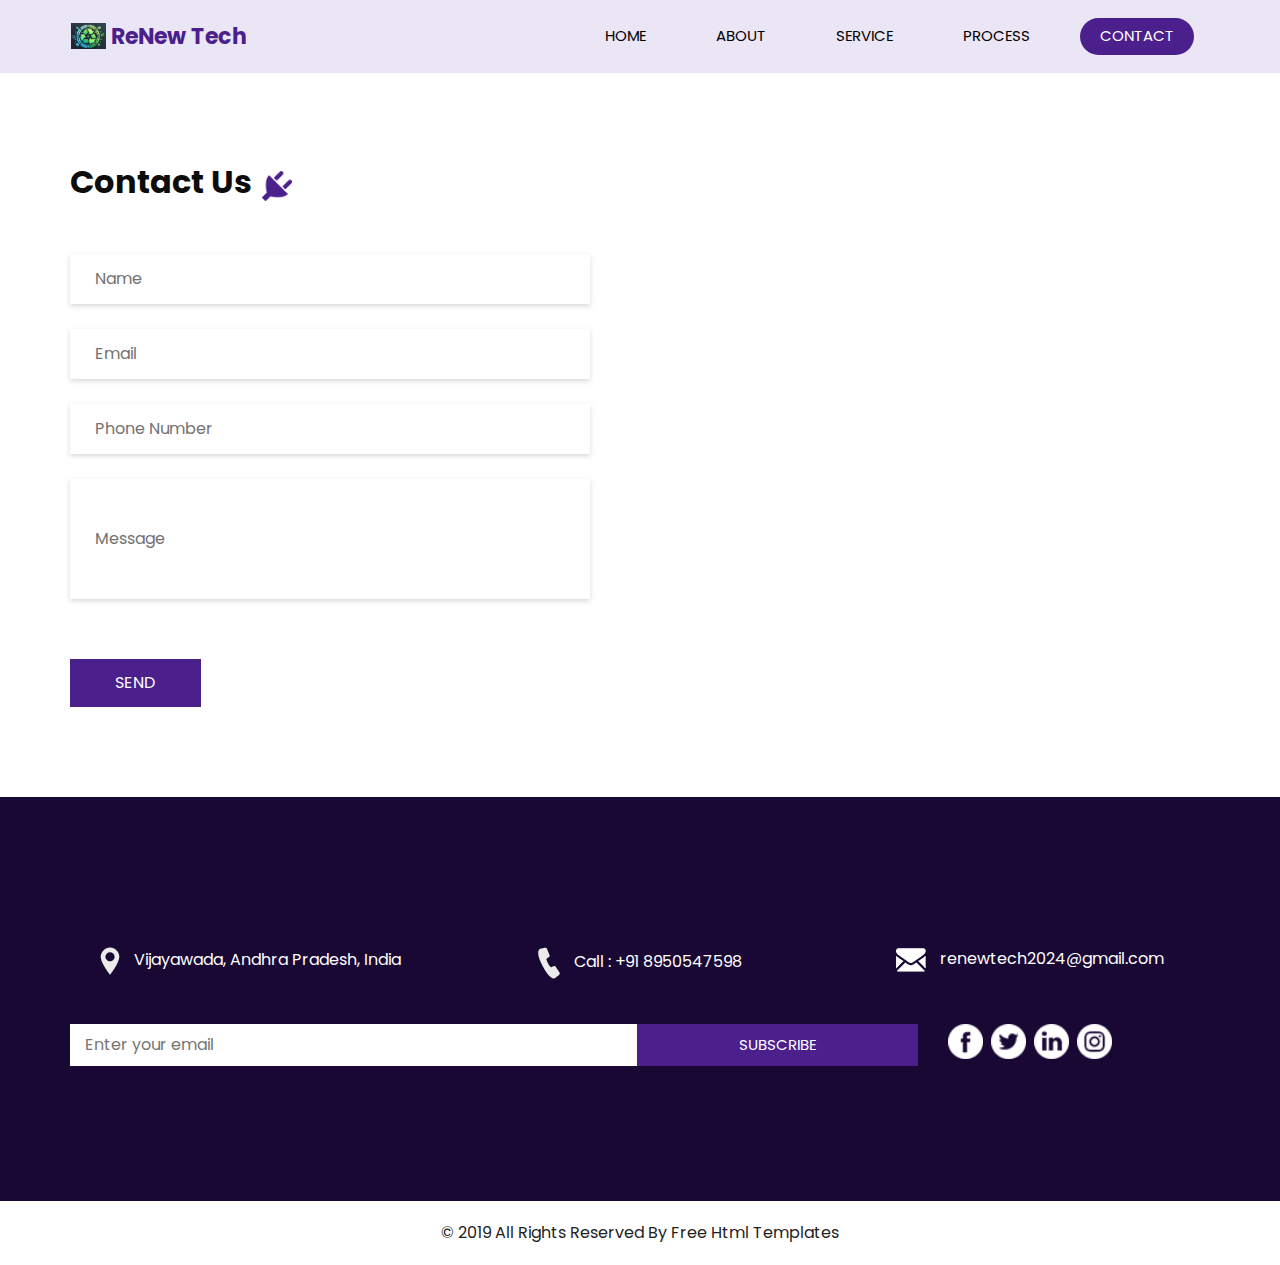
<file: contact.html>
<!DOCTYPE html>
<html>

<head>
  <!-- Basic -->
  <meta charset="utf-8" />
  <meta http-equiv="X-UA-Compatible" content="IE=edge" />
  <!-- Mobile Metas -->
  <meta name="viewport" content="width=device-width, initial-scale=1, shrink-to-fit=no" />
  <!-- Site Metas -->
  <meta name="keywords" content="" />
  <meta name="description" content="" />
  <meta name="author" content="" />

  <title>ReNew Tech</title>

  <!-- slider stylesheet -->
  <link rel="stylesheet" type="text/css" href="https://cdnjs.cloudflare.com/ajax/libs/OwlCarousel2/2.1.3/assets/owl.carousel.min.css" />

  <!-- bootstrap core css -->
  <link rel="stylesheet" type="text/css" href="css/bootstrap.css" />

  <!-- fonts style -->
  <link href="https://fonts.googleapis.com/css?family=Poppins:400,600,700&display=swap" rel="stylesheet">
  <!-- Custom styles for this template -->
  <link href="css/style.css" rel="stylesheet" />
  <!-- responsive style -->
  <link href="css/responsive.css" rel="stylesheet" />
</head>

<body class="sub_page">

  <div class="hero_area">
    <!-- header section strats -->
    <header class="header_section">
      <div class="container">
        <nav class="navbar navbar-expand-lg custom_nav-container ">
          <a class="navbar-brand" href="index.html">
            <img src="images/logo1.jpg" alt="">
            <span>
              ReNew Tech
            </span>
          </a>
          <button class="navbar-toggler" type="button" data-toggle="collapse" data-target="#navbarSupportedContent" aria-controls="navbarSupportedContent" aria-expanded="false" aria-label="Toggle navigation">
            <span class="s-1"> </span>
            <span class="s-2"> </span>
            <span class="s-3"> </span>
          </button>

          <div class="collapse navbar-collapse" id="navbarSupportedContent">
            <div class="d-flex ml-auto flex-column flex-lg-row align-items-center">
              <ul class="navbar-nav  ">
                <li class="nav-item ">
                  <a class="nav-link" href="index.html">Home <span class="sr-only">(current)</span></a>
                </li>
                <li class="nav-item">
                  <a class="nav-link" href="about.html"> About</a>
                </li>
                <li class="nav-item">
                  <a class="nav-link" href="service.html"> Service </a>
                </li>
                <li class="nav-item">
                  <a class="nav-link" href="blog.html"> Process </a>
                </li>
                <li class="nav-item active">
                  <a class="nav-link" href="contact.html">Contact </a>
                </li>
              </ul>
            </div>
          </div>
        </nav>
      </div>
    </header>
    <!-- end header section -->
  </div>


  <!-- contact section -->

  <section class="contact_section layout_padding">
    <div class="container ">
      <div class="heading_container">
        <h2>
          Contact Us
        </h2>
        <img src="images/plug.png" alt="">
      </div>
    </div>
    <div class="container">
      <div class="row">
        <div class="col-md-6">
          <form action="">
            <div>
              <input type="text" placeholder="Name" />
            </div>
            <div>
              <input type="email" placeholder="Email" />
            </div>
            <div>
              <input type="text" placeholder="Phone Number" />
            </div>
            <div>
              <input type="text" class="message-box" placeholder="Message" />
            </div>
            <div class="d-flex ">
              <button>
                SEND
              </button>
            </div>
          </form>
        </div>
        <div class="col-md-6">
          <div class="map_container">
            <div class="map-responsive">
              <iframe src="https://www.google.com/maps/embed?pb=!1m18!1m12!1m3!1d6027.537341840765!2d80.49590522104593!3d16.4976711929802!2m3!1f0!2f0!3f0!3m2!1i1024!2i768!4f13.1!3m3!1m2!1s0x3a35f27d40f21c55%3A0x1490eacd54859850!2sVIT-AP%20University!5e0!3m2!1sen!2sin!4v1730817214897!5m2!1sen!2sin" width="600" height="450" style="border:0;" allowfullscreen="" loading="lazy" referrerpolicy="no-referrer-when-downgrade"></iframe>
            </div>
          </div>
        </div>
      </div>
    </div>
  </section>

  <!-- end contact section -->


  <!-- info section -->

  <section class="info_section layout_padding">
    <div class="container">
      <div class="info_contact">
        <div class="row">
          <div class="col-md-4">
            <a href="">
              <img src="images/location-white.png" alt="">
              <span>
                Vijayawada, Andhra Pradesh, India
              </span>
            </a>
          </div>
          <div class="col-md-4">
            <a href="">
              <img src="images/telephone-white.png" alt="">
              <span>
                Call : +91 8950547598
              </span>
            </a>
          </div>
          <div class="col-md-4">
            <a href="">
              <img src="images/envelope-white.png" alt="">
              <span>
                renewtech2024@gmail.com
              </span>
            </a>
          </div>
        </div>
      </div>
      <div class="row">
        <div class="col-md-8 col-lg-9">
          <div class="info_form">
            <form action="">
              <input type="text" placeholder="Enter your email">
              <button>
                subscribe
              </button>
            </form>
          </div>
        </div>
        <div class="col-md-4 col-lg-3">
          <div class="info_social">
            <div>
              <a href="">
                <img src="images/fb.png" alt="">
              </a>
            </div>
            <div>
              <a href="">
                <img src="images/twitter.png" alt="">
              </a>
            </div>
            <div>
              <a href="">
                <img src="images/linkedin.png" alt="">
              </a>
            </div>
            <div>
              <a href="">
                <img src="images/instagram.png" alt="">
              </a>
            </div>
          </div>
        </div>
      </div>

    </div>
  </section>

  <!-- end info section -->

  <!-- footer section -->
  <footer class="container-fluid footer_section">
    <div class="container">
      <div class="row">
        <div class="col-lg-7 col-md-9 mx-auto">
          <p>
            &copy; 2019 All Rights Reserved By
            <a href="https://html.design/">Free Html Templates</a>
          </p>
        </div>
      </div>
    </div>
  </footer>
  <!-- footer section -->


  <script src="js/jquery-3.4.1.min.js"></script>
  <script src="js/bootstrap.js"></script>

</body>

</html>
</file>
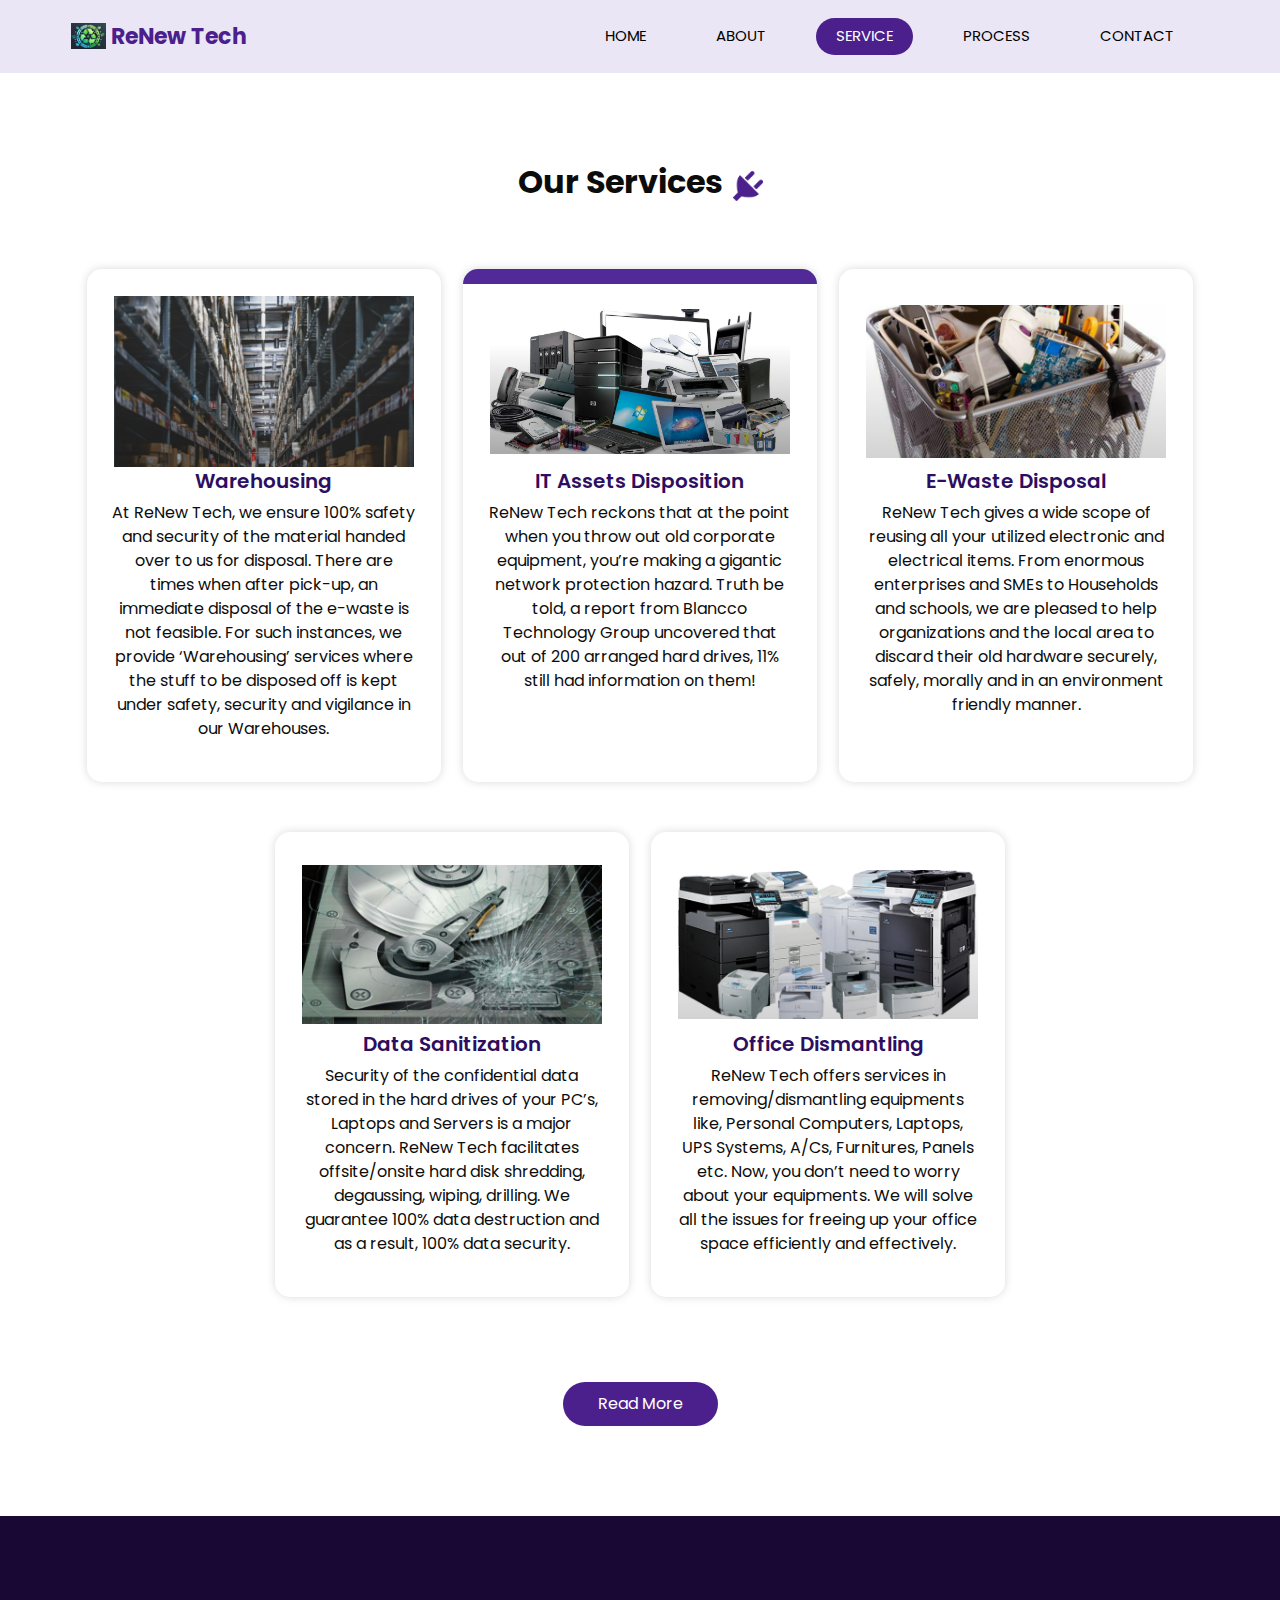
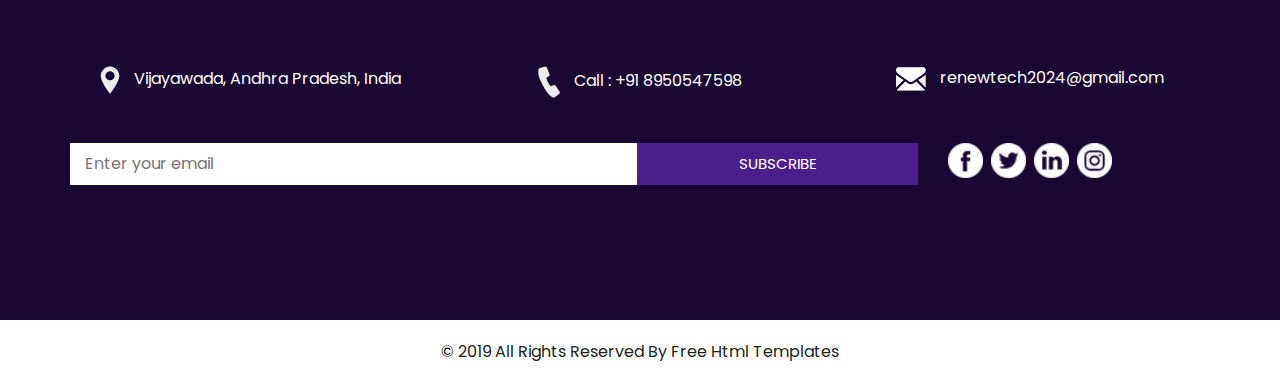
<file: service.html>
<!DOCTYPE html>
<html>

<head>
  <!-- Basic -->
  <meta charset="utf-8" />
  <meta http-equiv="X-UA-Compatible" content="IE=edge" />
  <!-- Mobile Metas -->
  <meta name="viewport" content="width=device-width, initial-scale=1, shrink-to-fit=no" />
  <!-- Site Metas -->
  <meta name="keywords" content="" />
  <meta name="description" content="" />
  <meta name="author" content="" />

  <title>ReNew Tech</title>

  <!-- slider stylesheet -->
  <link rel="stylesheet" type="text/css" href="https://cdnjs.cloudflare.com/ajax/libs/OwlCarousel2/2.1.3/assets/owl.carousel.min.css" />

  <!-- bootstrap core css -->
  <link rel="stylesheet" type="text/css" href="css/bootstrap.css" />

  <!-- fonts style -->
  <link href="https://fonts.googleapis.com/css?family=Poppins:400,600,700&display=swap" rel="stylesheet">
  <!-- Custom styles for this template -->
  <link href="css/style.css" rel="stylesheet" />
  <!-- responsive style -->
  <link href="css/responsive.css" rel="stylesheet" />
</head>

<body class="sub_page">

  <div class="hero_area">
    <!-- header section strats -->
    <header class="header_section">
      <div class="container">
        <nav class="navbar navbar-expand-lg custom_nav-container ">
          <a class="navbar-brand" href="index.html">
            <img src="images/logo1.jpg" alt="">
            <span>
              ReNew Tech
            </span>
          </a>
          <button class="navbar-toggler" type="button" data-toggle="collapse" data-target="#navbarSupportedContent" aria-controls="navbarSupportedContent" aria-expanded="false" aria-label="Toggle navigation">
            <span class="s-1"> </span>
            <span class="s-2"> </span>
            <span class="s-3"> </span>
          </button>

          <div class="collapse navbar-collapse" id="navbarSupportedContent">
            <div class="d-flex ml-auto flex-column flex-lg-row align-items-center">
              <ul class="navbar-nav  ">
                <li class="nav-item ">
                  <a class="nav-link" href="index.html">Home <span class="sr-only">(current)</span></a>
                </li>
                <li class="nav-item">
                  <a class="nav-link" href="about.html"> About</a>
                </li>
                <li class="nav-item active">
                  <a class="nav-link" href="service.html"> Service </a>
                </li>
                <li class="nav-item">
                  <a class="nav-link" href="blog.html"> Process </a>
                </li>
                <li class="nav-item">
                  <a class="nav-link" href="contact.html">Contact </a>
                </li>
              </ul>
            </div>
          </div>
        </nav>
      </div>
    </header>
    <!-- end header section -->
  </div>


  <!-- service section -->
  <section class="service_section layout_padding">
    <div class="container">
      <div class="heading_container">
        <h2>
          Our Services
        </h2>
        <img src="images/plug.png" alt="">
      </div>

      <div class="service_container">
        <div class="box">
          <div class="img-box">
            <img src="images/IMG-20241105-WA0022.jpg" class="img1" alt="">
          </div>
          <div class="detail-box">
            <h5>
              Warehousing
            </h5>
            <p>
              At ReNew Tech, we ensure 100% safety and security of the material handed over to us for disposal.  There are times when after pick-up, an immediate disposal of the e-waste is not feasible.  For such instances, we provide ‘Warehousing’ services where the stuff to be disposed off is kept under safety, security and vigilance in our Warehouses.
            </p>
          </div>
        </div>
        <div class="box active">
          <div class="img-box">
            <img src="images/IMG-20241105-WA0023.jpg" class="img1" alt="">
          </div>
          <div class="detail-box">
            <h5>
              IT Assets Disposition
            </h5>
            <p>
              ReNew Tech reckons that at the point when you throw out old corporate equipment, you’re making a gigantic network protection hazard.  Truth be told, a report from Blancco Technology Group uncovered that out of 200 arranged hard drives, 11% still had information on them!
            </p>
          </div>
        </div>
        <div class="box">
          <div class="img-box">
            <img src="images/IMG-20241105-WA0024.jpg" class="img1" alt="">
          </div>
          <div class="detail-box">
            <h5>
              E-Waste Disposal
            </h5>
            <p>
              ReNew Tech gives a wide scope of reusing  all your utilized electronic and electrical items. From enormous enterprises and SMEs to Households and schools, we are pleased to help organizations and the local area to discard their old hardware securely, safely, morally and in an environment friendly manner.
            </p>
          </div>
        </div>
        <div class="box ">
          <div class="img-box">
            <img src="images/IMG-20241105-WA0021.jpg" class="img1" alt="">
          </div>
          <div class="detail-box">
            <h5>
              Data Sanitization
            </h5>
            <p>
              Security of the confidential data stored in the hard drives of your PC’s, Laptops and Servers is a major concern. ReNew Tech facilitates offsite/onsite hard disk shredding, degaussing, wiping, drilling.  We guarantee 100% data destruction and as a result, 100% data security.
            </p>
          </div>
        </div>
        <div class="box">
          <div class="img-box">
            <img src="images/WhatsApp Image 2024-11-05 at 18.44.21_116e1ec7.jpg" class="img1" alt="">
          </div>
          <div class="detail-box">
            <h5>
              Office Dismantling
            </h5>
            <p>
              ReNew Tech offers services in removing/dismantling equipments like, Personal Computers, Laptops, UPS Systems, A/Cs, Furnitures, Panels etc. Now, you don’t need to worry about your equipments. We will solve all the issues for freeing up your office space efficiently and effectively.
            </p>
          </div>
        </div>
      </div>
      <div class="btn-box">
        <a href="">
          Read More
        </a>
      </div>
    </div>
  </section>
  <!-- end service section -->


  <!-- info section -->

  <section class="info_section layout_padding">
    <div class="container">
      <div class="info_contact">
        <div class="row">
          <div class="col-md-4">
            <a href="">
              <img src="images/location-white.png" alt="">
              <span>
                Vijayawada, Andhra Pradesh, India
              </span>
            </a>
          </div>
          <div class="col-md-4">
            <a href="">
              <img src="images/telephone-white.png" alt="">
              <span>
                Call : +91 8950547598
              </span>
            </a>
          </div>
          <div class="col-md-4">
            <a href="">
              <img src="images/envelope-white.png" alt="">
              <span>
                renewtech2024@gmail.com
              </span>
            </a>
          </div>
        </div>
      </div>
      <div class="row">
        <div class="col-md-8 col-lg-9">
          <div class="info_form">
            <form action="">
              <input type="text" placeholder="Enter your email">
              <button>
                subscribe
              </button>
            </form>
          </div>
        </div>
        <div class="col-md-4 col-lg-3">
          <div class="info_social">
            <div>
              <a href="">
                <img src="images/fb.png" alt="">
              </a>
            </div>
            <div>
              <a href="">
                <img src="images/twitter.png" alt="">
              </a>
            </div>
            <div>
              <a href="">
                <img src="images/linkedin.png" alt="">
              </a>
            </div>
            <div>
              <a href="">
                <img src="images/instagram.png" alt="">
              </a>
            </div>
          </div>
        </div>
      </div>

    </div>
  </section>
  <!-- end info section -->

  <!-- footer section -->
  <footer class="container-fluid footer_section">
    <div class="container">
      <div class="row">
        <div class="col-lg-7 col-md-9 mx-auto">
          <p>
            &copy; 2019 All Rights Reserved By
            <a href="https://html.design/">Free Html Templates</a>
          </p>
        </div>
      </div>
    </div>
  </footer>
  <!-- footer section -->


  <script src="js/jquery-3.4.1.min.js"></script>
  <script src="js/bootstrap.js"></script>


</body>

</html>
</file>
<file: css/style.css>
body {
  font-family: "Poppins", sans-serif;
  color: #0c0c0c;
  background-color: #ffffff;
}

.layout_padding {
  padding-top: 90px;
  padding-bottom: 90px;
}

.layout_padding2 {
  padding-top: 45px;
  padding-bottom: 45px;
}

.layout_padding2-top {
  padding-top: 45px;
}

.layout_padding2-bottom {
  padding-bottom: 45px;
}

.layout_padding-top {
  padding-top: 90px;
}

.layout_padding-bottom {
  padding-bottom: 90px;
}

.heading_container {
  display: -webkit-box;
  display: -ms-flexbox;
  display: flex;
  -webkit-box-pack: start;
      -ms-flex-pack: start;
          justify-content: flex-start;
  -webkit-box-align: center;
      -ms-flex-align: center;
          align-items: center;
  text-align: center;
}

.heading_container h2 {
  position: relative;
  font-weight: bold;
  margin-right: 10px;
}

.heading_container img {
  width: 30px;
}

/*header section*/
.hero_area {
  height: 98vh;
  position: relative;
  display: -webkit-box;
  display: -ms-flexbox;
  display: flex;
  -webkit-box-orient: vertical;
  -webkit-box-direction: normal;
      -ms-flex-direction: column;
          flex-direction: column;
  background-color: #eae6f5;
}

.sub_page .hero_area {
  height: auto;
}

.header_section .container {
  padding: 0;
}

.header_section .nav_container {
  margin: 0 auto;
}

.custom_nav-container .navbar-nav .nav-item .nav-link {
  padding: 7px 20px;
  margin: 10px 15px;
  color: #000000;
  text-align: center;
  border-radius: 35px;
  text-transform: uppercase;
  font-size: 15px;
}

.custom_nav-container .navbar-nav .nav-item.active .nav-link, .custom_nav-container .navbar-nav .nav-item:hover .nav-link {
  background-color: #4b208c;
  color: #ffffff;
}

a,
a:hover,
a:focus {
  text-decoration: none;
}

a:hover,
a:focus {
  color: initial;
}

.btn,
.btn:focus {
  outline: none !important;
  -webkit-box-shadow: none;
          box-shadow: none;
}

.custom_nav-container .nav_search-btn {
  background-image: url(../images/search-icon.png);
  background-size: 22px;
  background-repeat: no-repeat;
  background-position-y: 7px;
  width: 35px;
  height: 35px;
  padding: 0;
  border: none;
}

.navbar-brand {
  display: -webkit-box;
  display: -ms-flexbox;
  display: flex;
  -webkit-box-align: center;
      -ms-flex-align: center;
          align-items: center;
}

.navbar-brand img {
  margin-right: 5px;
  width: 35px;
}

.navbar-brand span {
  font-size: 22px;
  font-weight: 700;
  color: #4b208c;
}

.custom_nav-container {
  z-index: 99999;
}

.navbar-expand-lg .navbar-collapse {
  -webkit-box-align: end;
      -ms-flex-align: end;
          align-items: flex-end;
}

.custom_nav-container .navbar-toggler {
  outline: none;
}

.custom_nav-container .navbar-toggler {
  padding: 0;
  width: 37px;
  height: 42px;
}

.custom_nav-container .navbar-toggler span {
  display: block;
  width: 35px;
  height: 4px;
  background-color: #190734;
  margin: 7px 0;
  -webkit-transition: all .3s;
  transition: all .3s;
}

.custom_nav-container .navbar-toggler[aria-expanded="true"] .s-1 {
  -webkit-transform: rotate(45deg);
          transform: rotate(45deg);
  margin: 0;
  margin-bottom: -4px;
}

.custom_nav-container .navbar-toggler[aria-expanded="true"] .s-2 {
  display: none;
}

.custom_nav-container .navbar-toggler[aria-expanded="true"] .s-3 {
  -webkit-transform: rotate(-45deg);
          transform: rotate(-45deg);
  margin: 0;
  margin-top: -4px;
}

.custom_nav-container .navbar-toggler[aria-expanded="false"] .s-1,
.custom_nav-container .navbar-toggler[aria-expanded="false"] .s-2,
.custom_nav-container .navbar-toggler[aria-expanded="false"] .s-3 {
  -webkit-transform: none;
          transform: none;
}

/*end header section*/
/* slider section */
.slider_section {
  -webkit-box-flex: 1;
      -ms-flex: 1;
          flex: 1;
  display: -webkit-box;
  display: -ms-flexbox;
  display: flex;
  -webkit-box-align: center;
      -ms-flex-align: center;
          align-items: center;
  position: relative;
  z-index: 2;
  color: #3b3a3a;
  padding-bottom: 90px;
}

.slider_section .row {
  -webkit-box-align: center;
      -ms-flex-align: center;
          align-items: center;
}

.slider_section .detail_box {
  color: #000000;
}

.slider_section .detail_box h1 {
  text-transform: uppercase;
  font-weight: bold;
}

.slider_section .detail_box p {
  margin-top: 20px;
}

.slider_section .detail_box a {
  display: inline-block;
  padding: 10px 40px;
  background-color: #4b208c;
  color: #ffffff;
  border-radius: 35px;
  margin-top: 35px;
}

.slider_section .detail_box a:hover {
  background-color: #5625a1;
}

.slider_section .img_container {
  border: 7px solid #7b57b2;
  border-radius: 100%;
  overflow: hidden;
}

.slider_section .img_container div#carouselExampleContarols {
  width: 100%;
  position: unset;
}

.slider_section .img_container .img-box img {
  width: 100%;
}

.slider_section .carousel-control-prev,
.slider_section .carousel-control-next {
  top: initial;
  left: initial;
  bottom: 5%;
  right: 10%;
  width: 45px;
  height: 45px;
  border: none;
  border-radius: 100%;
  opacity: 1;
  background-repeat: no-repeat;
  background-size: 8px;
  background-position: center;
}

.slider_section .carousel-control-prev {
  background-image: url(../images/prev.png);
  background-color: #ffffff;
  -webkit-transform: translate(-85px, 30px);
          transform: translate(-85px, 30px);
}

.slider_section .carousel-control-next {
  background-image: url(../images/next.png);
  background-color: #4b208c;
  -webkit-transform: translate(-45px, 0);
          transform: translate(-45px, 0);
}

.service_section {
  text-align: center;
}

.service_section .heading_container {
  -webkit-box-pack: center;
      -ms-flex-pack: center;
          justify-content: center;
}

.service_section .service_container {
  display: -webkit-box;
  display: -ms-flexbox;
  display: flex;
  -webkit-box-pack: center;
      -ms-flex-pack: center;
          justify-content: center;
  padding: 35px 0;
  -ms-flex-wrap: wrap;
      flex-wrap: wrap;
}

.service_section .service_container .box {
  margin: 25px 1%;
  -ms-flex-preferred-size: 31%;
      flex-basis: 31%;
  padding: 35px 25px 25px;
  border-radius: 15px;
  -webkit-box-shadow: 0 0 10px 0 rgba(0, 0, 0, 0.15);
          box-shadow: 0 0 10px 0 rgba(0, 0, 0, 0.15);
  border-top: 15px solid transparent;
  overflow: hidden;
  -webkit-transition: all .1s;
  transition: all .1s;
}

.service_section .service_container .box .img-box {
  display: -webkit-box;
  display: -ms-flexbox;
  display: flex;
  -webkit-box-pack: center;
      -ms-flex-pack: center;
          justify-content: center;
  -webkit-box-align: center;
      -ms-flex-align: center;
          align-items: center;
  height: 125px;
}

.service_section .service_container .box .img-box img {
  width: 300px;
}

.service_section .service_container .box .detail-box {
  margin-top: 25px;
}

.service_section .service_container .box .detail-box h5 {
  color: #2e0e5f;
  font-weight: 600;
  position: relative;
}

.service_section .service_container .box:hover, .service_section .service_container .box.active {
  border-top: 15px solid #512a97;
}

.service_section .btn-box {
  display: -webkit-box;
  display: -ms-flexbox;
  display: flex;
  -webkit-box-pack: center;
      -ms-flex-pack: center;
          justify-content: center;
  margin-top: 25px;
}

.service_section .btn-box a {
  display: inline-block;
  padding: 10px 35px;
  background-color: #4b208c;
  color: #ffffff;
  border-radius: 35px;
}

.service_section .btn-box a:hover {
  background-color: #5625a1;
}

.about_section {
  background-color: #f3f0f6;
}

.about_section .row {
  -webkit-box-align: center;
      -ms-flex-align: center;
          align-items: center;
}

.about_section .img_container {
  display: -webkit-box;
  display: -ms-flexbox;
  display: flex;
  -webkit-box-orient: vertical;
  -webkit-box-direction: normal;
      -ms-flex-direction: column;
          flex-direction: column;
}

.about_section .img_container .img-box {
  border: 5px solid #7b57b2;
  border-radius: 100%;
  overflow: hidden;
}

.about_section .img_container .img-box.b1 {
  width: 70%;
}

.about_section .img_container .img-box.b2 {
  width: 50%;
  margin-left: auto;
  margin-top: -12%;
}

.about_section .img_container .img-box img {
  width: 100%;
}

.about_section .detail-box {
  margin-right: 15%;
}

.about_section .detail-box p {
  margin-top: 25px;
}

.about_section .detail-box a {
  display: inline-block;
  padding: 10px 35px;
  background-color: #4b208c;
  color: #ffffff;
  border-radius: 5px;
  margin: 25px 0 45px 0;
}

.about_section .detail-box a:hover {
  background-color: #5625a1;
}

.blog_section .heading_container {
  -webkit-box-pack: center;
      -ms-flex-pack: center;
          justify-content: center;
}

.blog_section .heading_container h2::before {
  background-color: #ffffff;
}

.blog_section .box {
  width:200%;
  height:fit-content;
  margin-top: 55px;
  background-color: #ffffff;
  -webkit-box-shadow: 0 0 10px 0 rgba(0, 0, 0, 0.15);
          box-shadow: 0 0 10px 0 rgba(0, 0, 0, 0.15);
}

.blog_section .box .img-box {
  position: relative;
}

.blog_section .box .img-box img {
  width: 100%;
}

.blog_section .box .detail-box {
  width:fit-content;
  padding: 25px 25px 15px;
}

.blog_section .box .detail-box h5 {
  font-weight: bold;
}
.blog_section.box.detail-box h7{
  font-weight:bolder;
}
.contact_section {
  position: relative;
}

.contact_section form {
  margin-top: 45px;
  padding-right: 35px;
}

.contact_section input {
  width: 100%;
  border: none;
  height: 50px;
  margin-bottom: 25px;
  padding-left: 25px;
  background-color: transparent;
  outline: none;
  color: #101010;
  -webkit-box-shadow: 0px 2px 5px 0px rgba(0, 0, 0, 0.16);
  box-shadow: 0px 2px 5px 0px rgba(0, 0, 0, 0.16);
}

.contact_section input::-webkit-input-placeholder {
  color: #737272;
}

.contact_section input:-ms-input-placeholder {
  color: #737272;
}

.contact_section input::-ms-input-placeholder {
  color: #737272;
}

.contact_section input::placeholder {
  color: #737272;
}

.contact_section input.message-box {
  height: 120px;
}

.contact_section button {
  border: none;
  display: inline-block;
  padding: 12px 45px;
  background-color: #4b208c;
  color: #ffffff;
  border-radius: 0px;
  margin-top: 35px;
}

.contact_section button:hover {
  background-color: #5625a1;
}

.contact_section .map_container {
  height: 100%;
  min-height: 325px;
}

.contact_section .map_container .map-responsive {
  height: 100%;
}

.footer_bg {
  background-image: url(../images/footer-bg.png);
  background-size: cover;
  background-position: top;
}

/* info section */
.info_section {
  background-color: #190734;
  color: #ffffff;
}

.info_section h6 {
  font-weight: bold;
}

.info_section .info_contact {
  margin-top: 60px;
  margin-bottom: 45px;
}

.info_section .info_contact .col-md-4 {
  display: -webkit-box;
  display: -ms-flexbox;
  display: flex;
  -webkit-box-pack: center;
      -ms-flex-pack: center;
          justify-content: center;
}

.info_section .info_contact a {
  color: #ffffff;
}

.info_section .info_contact img {
  max-width: 100%;
  margin-right: 10px;
}

.info_section .info_form {
  margin: 0 auto;
  margin-bottom: 45px;
}

.info_section .info_form h4 {
  text-transform: uppercase;
  text-align: center;
  margin-bottom: 20px;
}

.info_section .info_form form {
  display: -webkit-box;
  display: -ms-flexbox;
  display: flex;
  -webkit-box-align: center;
      -ms-flex-align: center;
          align-items: center;
}

.info_section .info_form form input {
  background-color: #ffffff;
  border: none;
  -webkit-box-flex: 2.5;
      -ms-flex: 2.5;
          flex: 2.5;
  outline: none;
  color: #000000;
  min-height: 42.4px;
  padding-left: 15px;
}

.info_section .info_form form input ::-webkit-input-placeholder {
  color: #ffffff;
  opacity: 0.2;
}

.info_section .info_form form input :-ms-input-placeholder {
  color: #ffffff;
  opacity: 0.2;
}

.info_section .info_form form input ::-ms-input-placeholder {
  color: #ffffff;
  opacity: 0.2;
}

.info_section .info_form form input ::placeholder {
  color: #ffffff;
  opacity: 0.2;
}

.info_section .info_form form button {
  -webkit-box-flex: 1;
      -ms-flex: 1;
          flex: 1;
  border: none;
  display: inline-block;
  padding: 10px 30px;
  background-color: #4b208c;
  color: #ffffff;
  border-radius: 0;
  font-size: 15px;
  text-transform: uppercase;
}

.info_section .info_form form button:hover {
  background-color: #5625a1;
}

.info_section .box {
  display: -webkit-box;
  display: -ms-flexbox;
  display: flex;
}

.info_section .info_social {
  display: -webkit-box;
  display: -ms-flexbox;
  display: flex;
}

.info_section .info_social img {
  width: 35px;
  margin-right: 8px;
}

/* end info section */
/* footer section*/
.footer_section {
  display: -webkit-box;
  display: -ms-flexbox;
  display: flex;
  -webkit-box-pack: center;
      -ms-flex-pack: center;
          justify-content: center;
  position: relative;
}

.footer_section p {
  color: #222222;
  margin: 0 auto;
  text-align: center;
  padding: 20px;
}

.footer_section p a {
  color: #222222;
}
/*# sourceMappingURL=style.css.map */
</file>
<file: css/responsive.css>
@media (max-width: 1120px) {}

@media (max-width: 992px) {

  .hero_area {
    height: auto;
  }

  .header_section {
    padding-top: 10px;
  }

  #navbarSupportedContent {
    margin-top: 25px;
  }

  .slider_section {

    padding-top: 75px;
    padding-bottom: 150px;

  }

  .about_section .img-box {
    margin: 0 5%;
  }

  .about_section .detail-box {
    margin-right: 5%;
  }

  .service_section .service_container .box {
    -ms-flex-preferred-size: 48%;
    flex-basis: 48%;
  }

  .about_section .img_container .img-box.b2 {
    margin-top: -5%;
  }

}

@media (max-width: 768px) {


  .slider_section .detail_box {
    text-align: center;
  }

  .slider_section .img_content {
    margin-top: 55px;
  }

  .contact_section .map_container {
    margin-top: 45px;
  }

  .info_section .info_contact a {
    margin-bottom: 15px;
  }

  .info_section .info_social {
    justify-content: center;
  }

  .service_section .service_container .box {
    flex-basis: 98%;
  }

  .contact_section form {
    padding-right: 0;
  }

  .info_section .info_contact a {
    text-align: center;
  }
}

@media (max-width: 576px) {
  .about_section .img_container .img-box.b1 {
    width: 80%;
  }

  .about_section .img_container .img-box.b2 {
    width: 55%;
  }

  .info_section .info_form form {
    flex-direction: column;
  }

  .info_section .info_form form input {
    width: 100%;
  }

  .info_section .info_form form button {
    margin-top: 15px;
    padding: 10px 40px;
  }
}

@media (max-width: 480px) {}

@media (max-width: 420px) {

  .slider_section .carousel-control-prev,
  .slider_section .carousel-control-next {
    right: 0;
  }
}

@media (max-width: 360px) {}

@media (min-width: 1200px) {
  .container {
    max-width: 1170px;
  }
}
</file>
